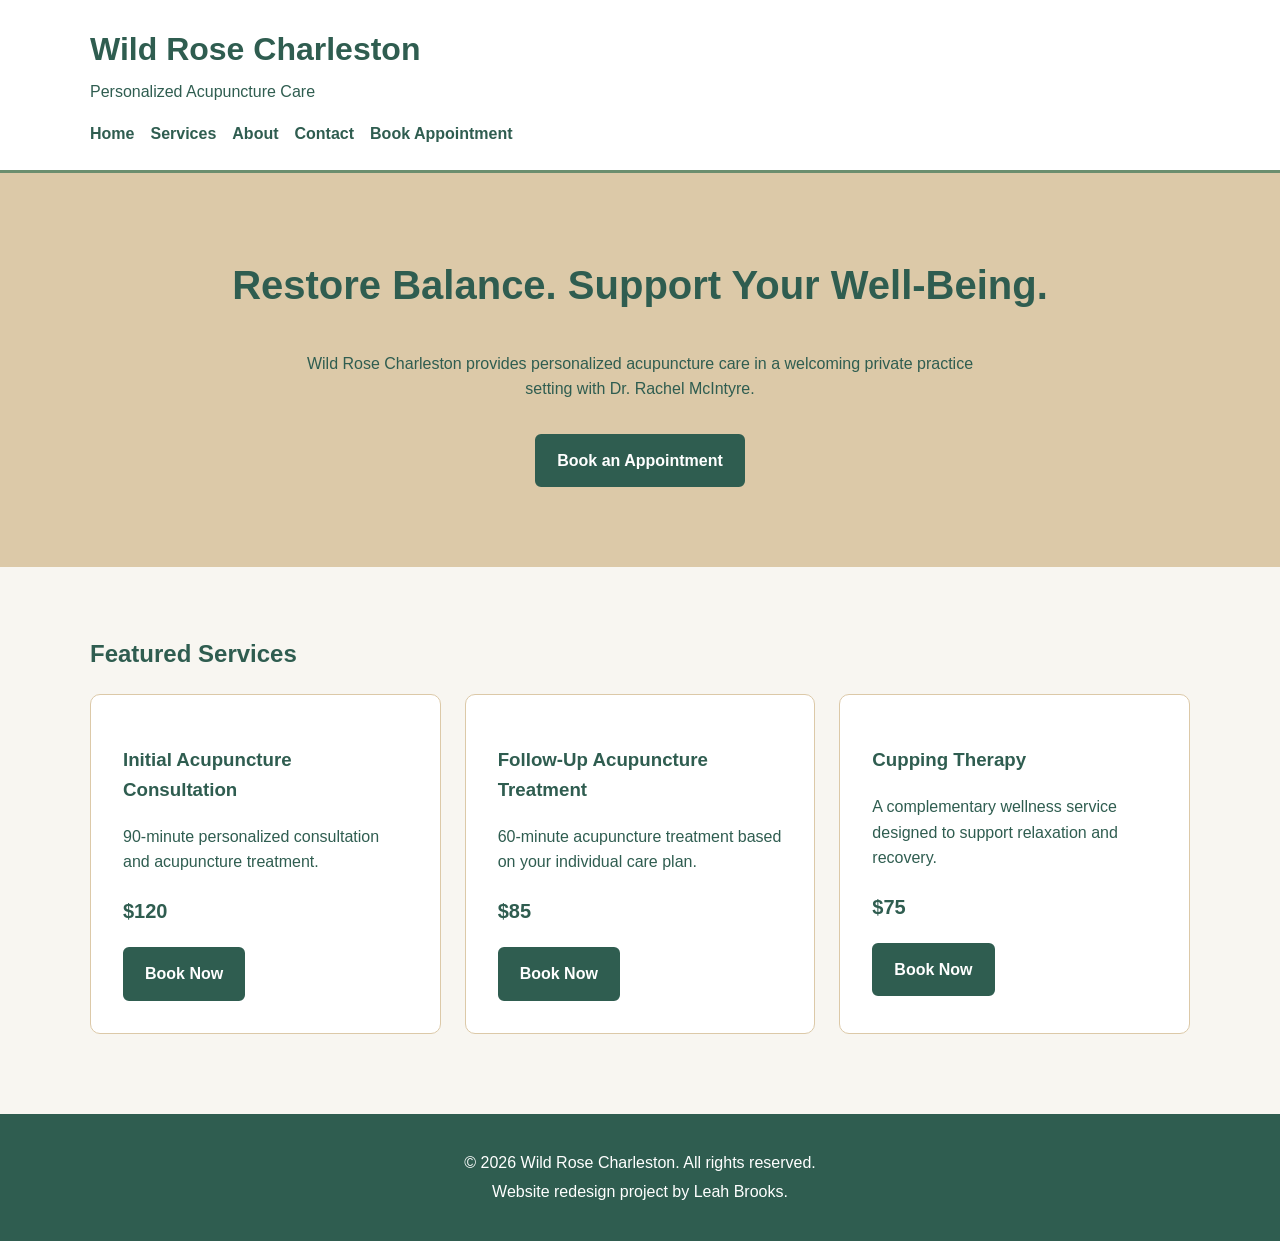
<file: index.html>
<!--
Name: Leah Brooks
Date: August 16, 2026
-->

<!DOCTYPE html>
<html lang="en">
<head>
    <meta charset="UTF-8">
    <meta name="viewport" content="width=device-width, initial-scale=1.0">
    <meta name="description" content="Wild Rose Charleston - Personalized acupuncture care with Dr. Rachel McIntyre.">
    <title>Wild Rose Charleston | Acupuncture</title>
    <link rel="stylesheet" href="style.css">
</head>

<body>

<header>
    <div class="container">
        <h1>Wild Rose Charleston</h1>
        <p>Personalized Acupuncture Care</p>

        <nav aria-label="Main navigation">
            <ul>
                <li><a href="index.html">Home</a></li>
                <li><a href="services.html">Services</a></li>
                <li><a href="about.html">About</a></li>
                <li><a href="contact.html">Contact</a></li>
                <li><a href="checkout.html">Book Appointment</a></li>
            </ul>
        </nav>
    </div>
</header>

<main>

    <section class="hero">
        <div class="container">
            <h2>Restore Balance. Support Your Well-Being.</h2>
            <p>
                Wild Rose Charleston provides personalized acupuncture care
                in a welcoming private practice setting with Dr. Rachel McIntyre.
            </p>
            <a class="button" href="checkout.html">Book an Appointment</a>
        </div>
    </section>

    <section class="services-preview">
        <div class="container">
            <h2>Featured Services</h2>

            <div class="card-grid">

                <article class="card">
                    <h3>Initial Acupuncture Consultation</h3>
                    <p>90-minute personalized consultation and acupuncture treatment.</p>
                    <p class="price">$120</p>
                    <a class="button" href="checkout.html">Book Now</a>
                </article>

                <article class="card">
                    <h3>Follow-Up Acupuncture Treatment</h3>
                    <p>60-minute acupuncture treatment based on your individual care plan.</p>
                    <p class="price">$85</p>
                    <a class="button" href="checkout.html">Book Now</a>
                </article>

                <article class="card">
                    <h3>Cupping Therapy</h3>
                    <p>A complementary wellness service designed to support relaxation and recovery.</p>
                    <p class="price">$75</p>
                    <a class="button" href="checkout.html">Book Now</a>
                </article>

            </div>
        </div>
    </section>

</main>

<footer>
    <div class="container">
        <p>&copy; 2026 Wild Rose Charleston. All rights reserved.</p>
        <p>Website redesign project by Leah Brooks.</p>
    </div>
</footer>

</body>
</html>
</file>
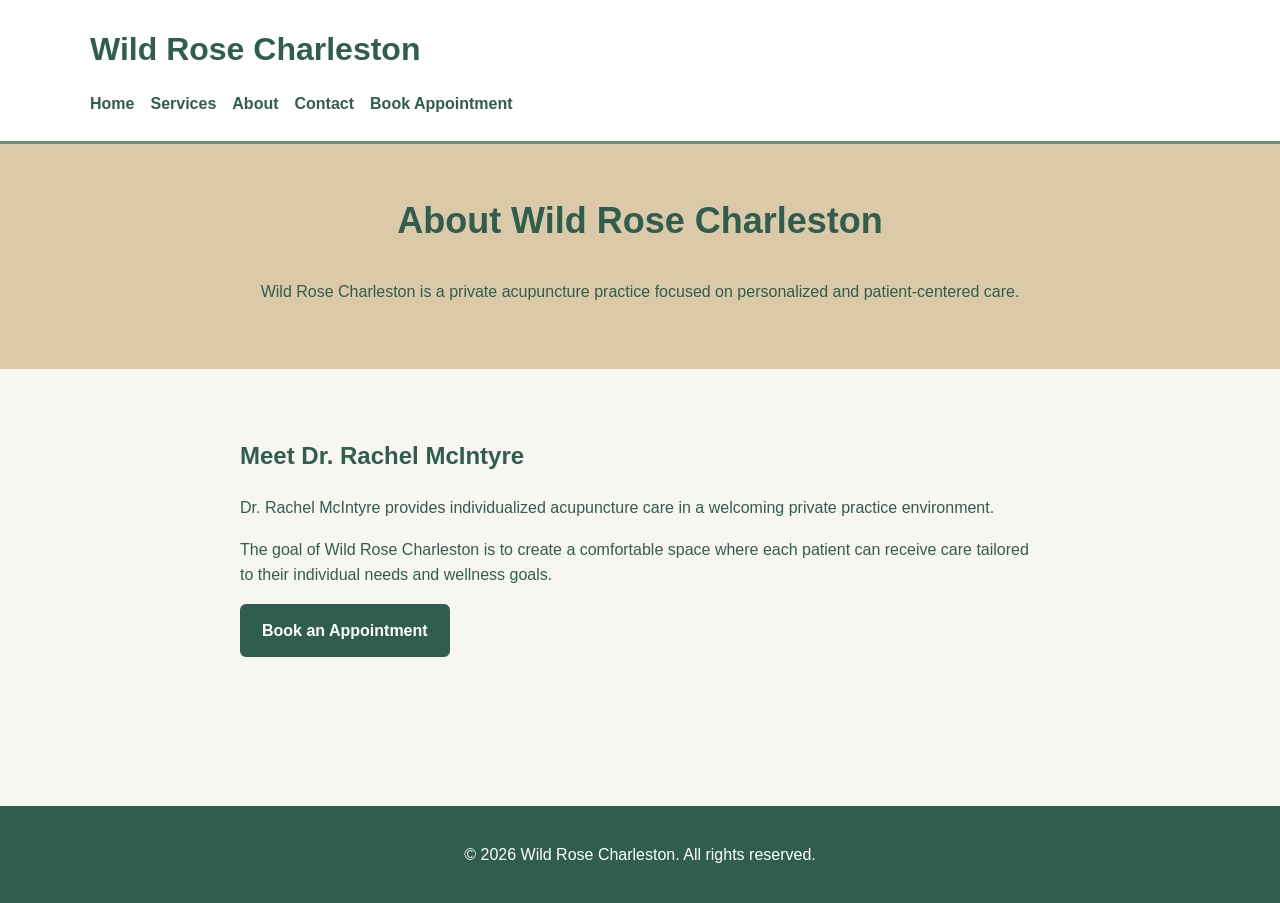
<file: about.html>
<!DOCTYPE html>
<html lang="en">
<head>
    <meta charset="UTF-8">
    <meta name="viewport" content="width=device-width, initial-scale=1.0">
    <meta name="description" content="Learn about Wild Rose Charleston and Dr. Rachel McIntyre.">
    <title>About | Wild Rose Charleston</title>
    <link rel="stylesheet" href="style.css">
</head>

<body>

<header>
    <div class="container">
        <h1>Wild Rose Charleston</h1>

        <nav aria-label="Main navigation">
            <ul>
                <li><a href="index.html">Home</a></li>
                <li><a href="services.html">Services</a></li>
                <li><a href="about.html">About</a></li>
                <li><a href="contact.html">Contact</a></li>
                <li><a href="checkout.html">Book Appointment</a></li>
            </ul>
        </nav>
    </div>
</header>

<main>

    <section class="page-intro">
        <div class="container">
            <h2>About Wild Rose Charleston</h2>
            <p>
                Wild Rose Charleston is a private acupuncture practice
                focused on personalized and patient-centered care.
            </p>
        </div>
    </section>

    <section>
        <div class="container content-section">
            <h2>Meet Dr. Rachel McIntyre</h2>

            <p>
                Dr. Rachel McIntyre provides individualized acupuncture care
                in a welcoming private practice environment.
            </p>

            <p>
                The goal of Wild Rose Charleston is to create a comfortable
                space where each patient can receive care tailored to their
                individual needs and wellness goals.
            </p>

            <a class="button" href="checkout.html">Book an Appointment</a>
        </div>
    </section>

</main>

<footer>
    <div class="container">
        <p>&copy; 2026 Wild Rose Charleston. All rights reserved.</p>
    </div>
</footer>

</body>
</html>
</file>
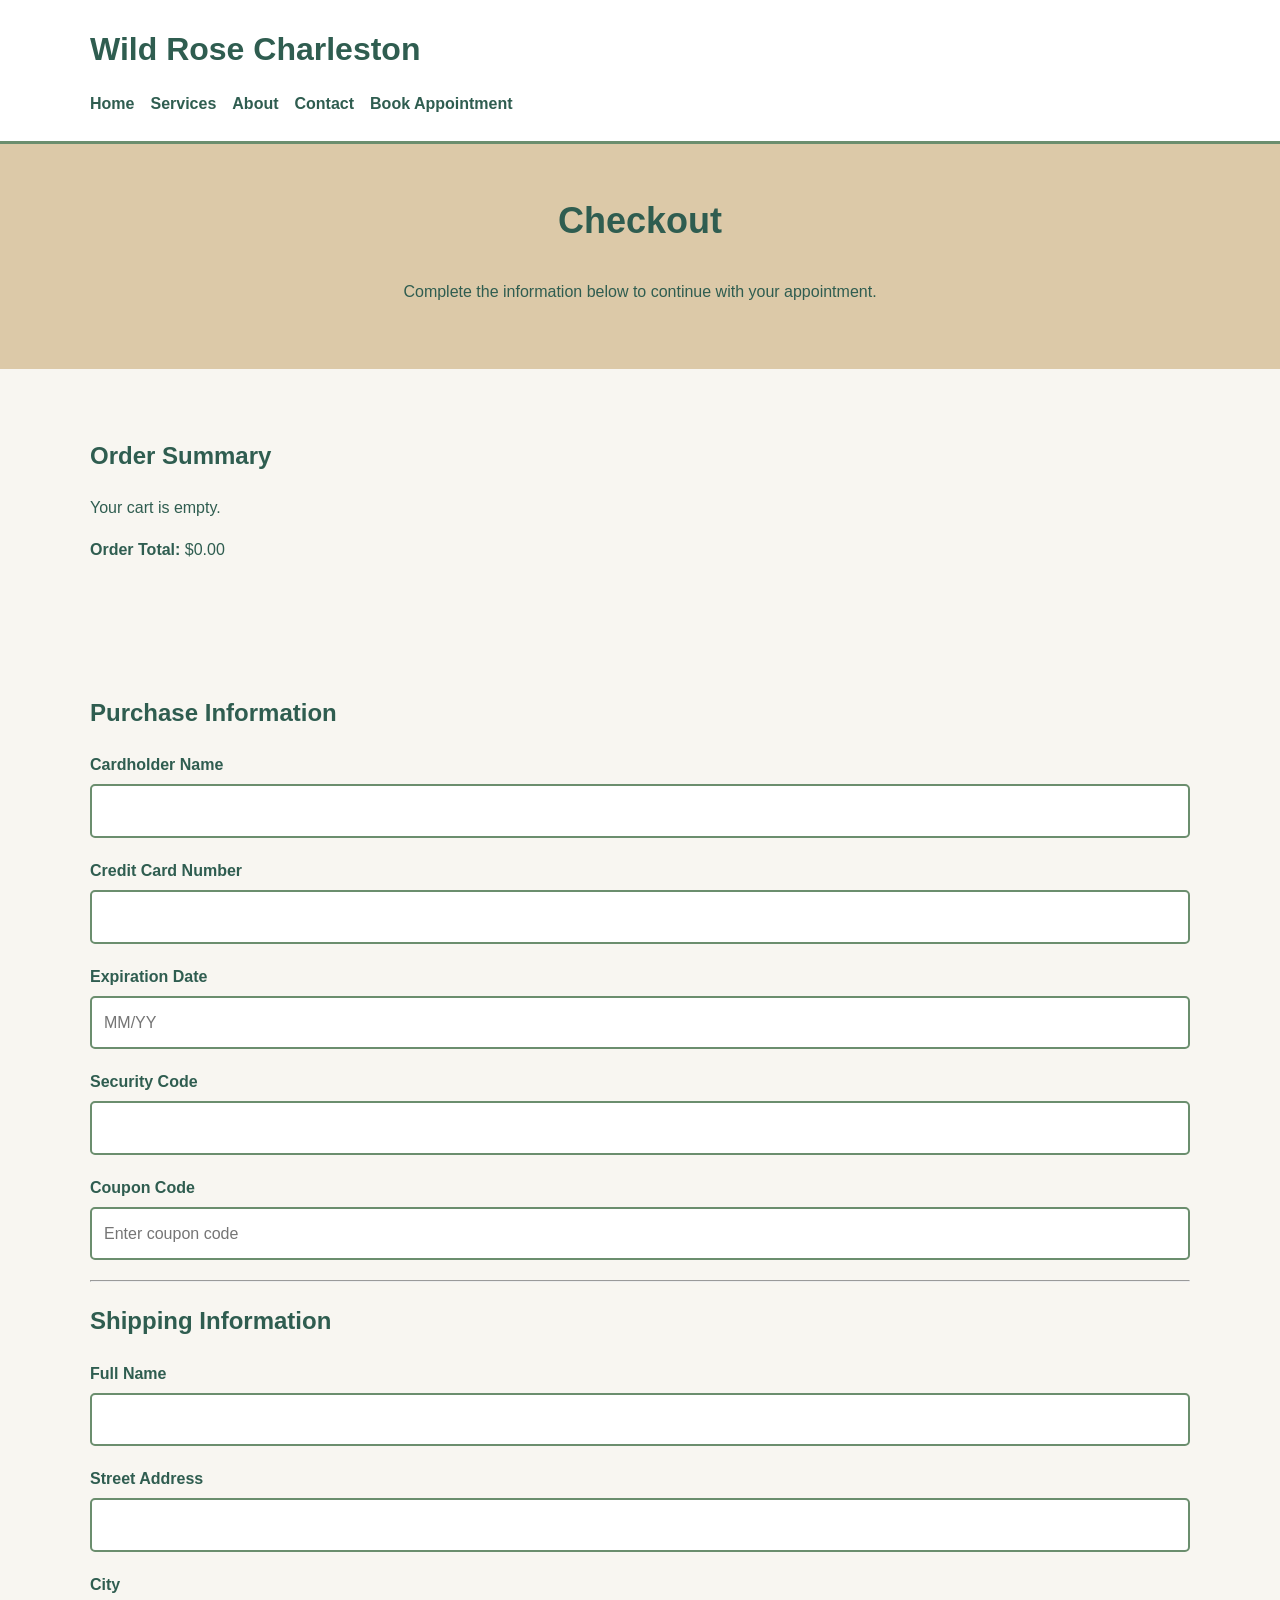
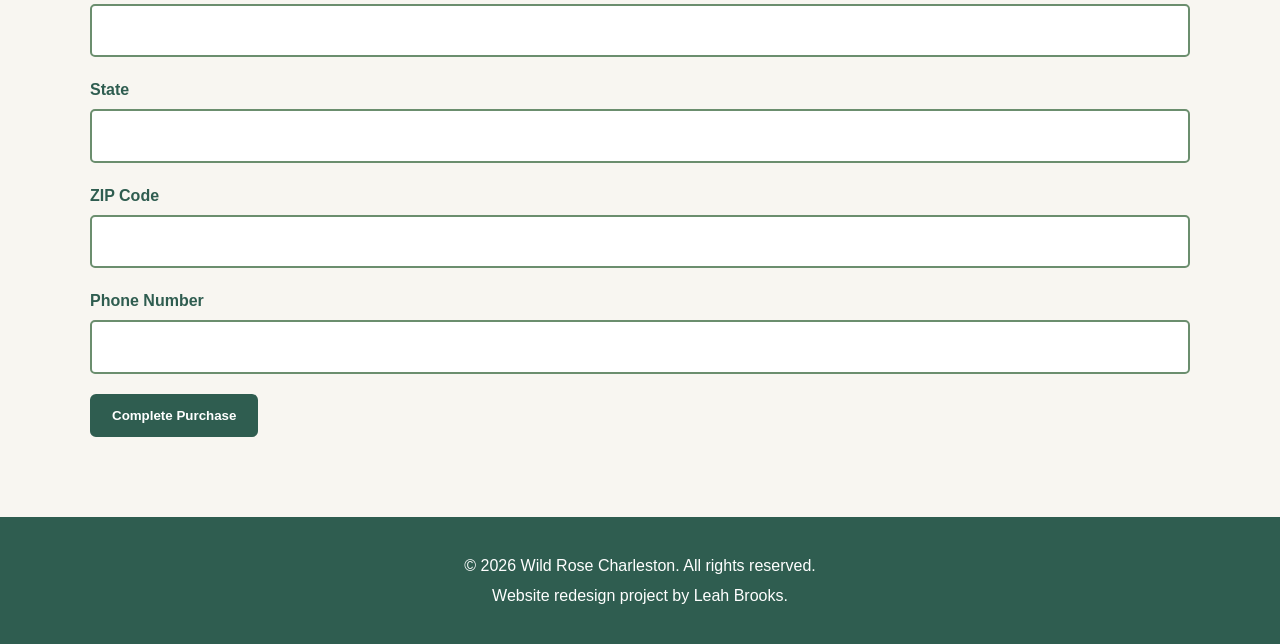
<file: checkout.html>
<!DOCTYPE html>
<html lang="en">
<head>
    <meta charset="UTF-8">
    <meta name="viewport" content="width=device-width, initial-scale=1.0">
    <meta name="description" content="Book an appointment with Wild Rose Charleston.">
    <title>Checkout | Wild Rose Charleston</title>

    <link rel="stylesheet" href="style.css">
    <script src="script.js" defer></script>
</head>

<body>

<header>
    <div class="container">
        <h1>Wild Rose Charleston</h1>

        <nav aria-label="Main navigation">
            <ul>
                <li><a href="index.html">Home</a></li>
                <li><a href="services.html">Services</a></li>
                <li><a href="about.html">About</a></li>
                <li><a href="contact.html">Contact</a></li>
                <li><a href="checkout.html">Book Appointment</a></li>
            </ul>
        </nav>
    </div>
</header>

<main>

    <section class="page-intro">
        <div class="container">
            <h2>Checkout</h2>
            <p>
                Complete the information below to continue with your appointment.
            </p>
        </div>
    </section>
<section id="checkout-cart-summary">
    <div class="container">
        <h2>Order Summary</h2>
        <div id="checkout-cart-items"></div>
        <p>
            <strong>Order Total:</strong>
            $<span id="checkout-cart-total">0.00</span>
        </p>
    </div>
</section>
    <section>
        <div class="container">

            <div id="checkoutMessage" aria-live="polite"></div>

            <form id="checkoutForm" novalidate>

                <h2>Purchase Information</h2>

                <div>
                    <label for="cardholderName">Cardholder Name</label>
                    <input
                        type="text"
                        id="cardholderName"
                        name="cardholderName"
                        required
                    >
                </div>

                <div>
                    <label for="cardNumber">Credit Card Number</label>
                    <input
                        type="text"
                        id="cardNumber"
                        name="cardNumber"
                        inputmode="numeric"
                        autocomplete="cc-number"
                        required
                    >
                </div>

                <div>
                    <label for="expirationDate">Expiration Date</label>
                    <input
                        type="text"
                        id="expirationDate"
                        name="expirationDate"
                        placeholder="MM/YY"
                        required
                    >
                </div>

                <div>
                    <label for="securityCode">Security Code</label>
                    <input
                        type="text"
                        id="securityCode"
                        name="securityCode"
                        inputmode="numeric"
                        autocomplete="cc-csc"
                        required
                    >
                </div>

                <div>
                    <label for="couponCode">Coupon Code</label>
                    <input
                        type="text"
                        id="couponCode"
                        name="couponCode"
                        placeholder="Enter coupon code"
                    >
                </div>

                <hr>

                <h2>Shipping Information</h2>

                <div>
                    <label for="shippingName">Full Name</label>
                    <input
                        type="text"
                        id="shippingName"
                        name="shippingName"
                        required
                    >
                </div>

                <div>
                    <label for="streetAddress">Street Address</label>
                    <input
                        type="text"
                        id="streetAddress"
                        name="streetAddress"
                        required
                    >
                </div>

                <div>
                    <label for="city">City</label>
                    <input
                        type="text"
                        id="city"
                        name="city"
                        required
                    >
                </div>

                <div>
                    <label for="state">State</label>
                    <input
                        type="text"
                        id="state"
                        name="state"
                        required
                    >
                </div>

                <div>
                    <label for="zipCode">ZIP Code</label>
                    <input
                        type="text"
                        id="zipCode"
                        name="zipCode"
                        inputmode="numeric"
                        required
                    >
                </div>

                <div>
                    <label for="phoneNumber">Phone Number</label>
                    <input
                        type="tel"
                        id="phoneNumber"
                        name="phoneNumber"
                        required
                    >
                </div>

                <button type="submit" class="button">
                    Complete Purchase
                </button>

            </form>

        </div>
    </section>

</main>

<footer>
    <div class="container">
        <p>&copy; 2026 Wild Rose Charleston. All rights reserved.</p>
        <p>Website redesign project by Leah Brooks.</p>
    </div>
</footer>

</body>
</html>
</file>
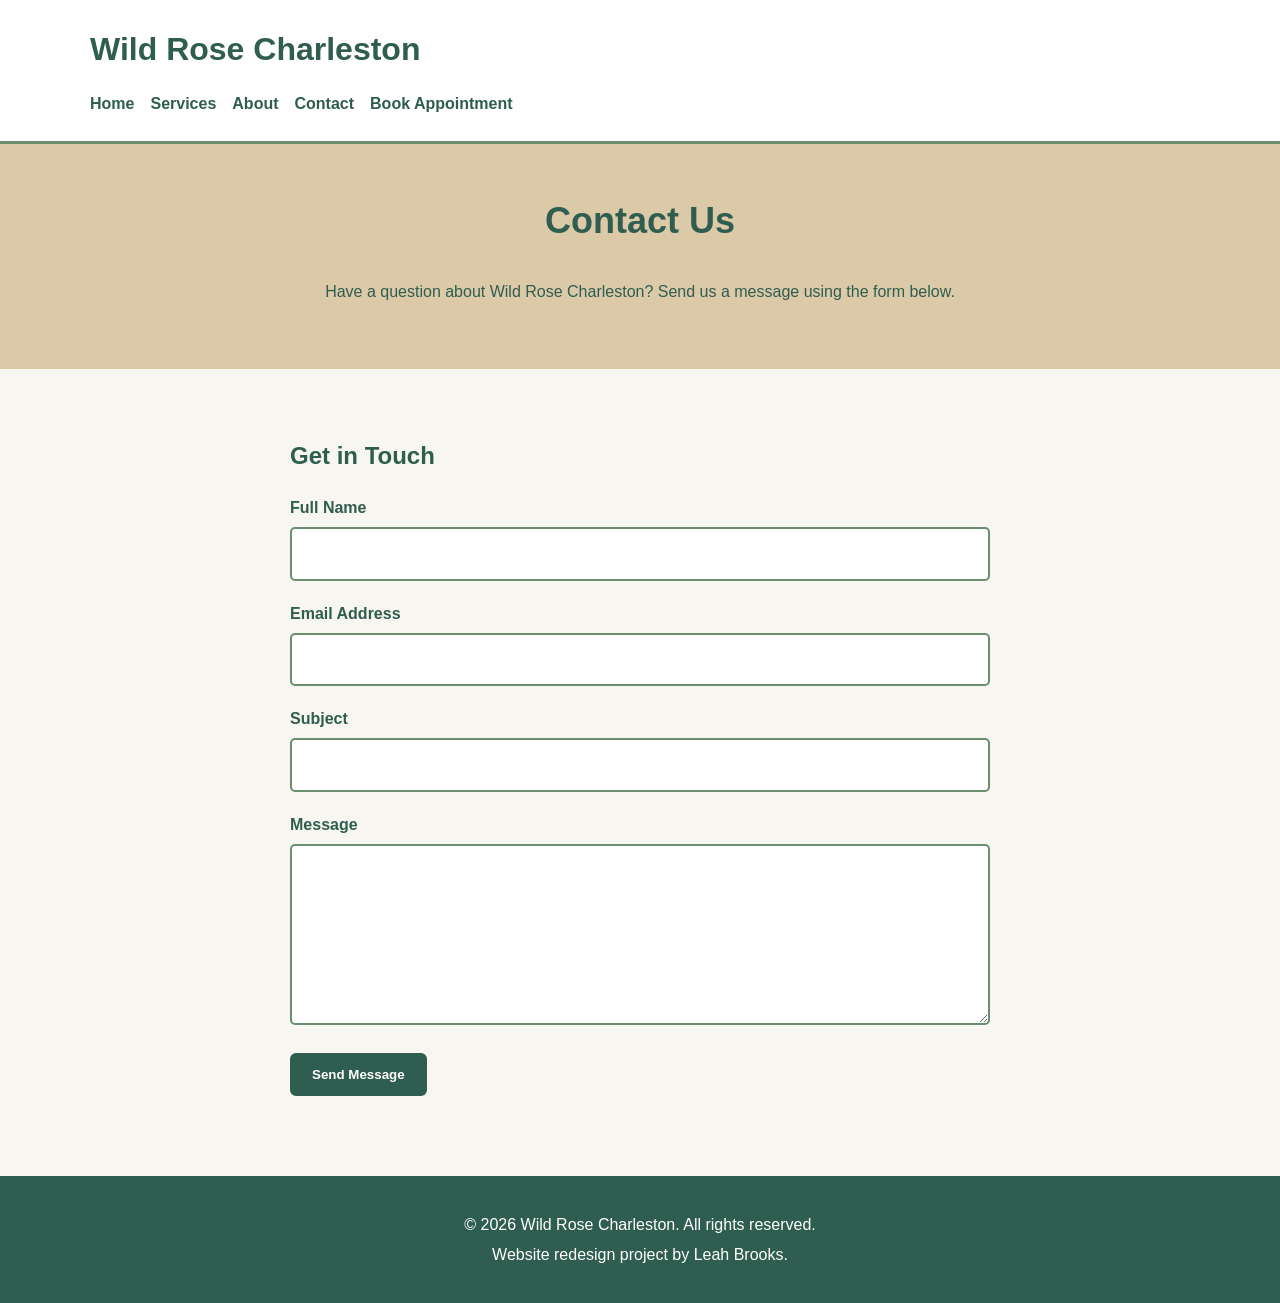
<file: contact.html>
<!DOCTYPE html>
<html lang="en">
<head>
    <meta charset="UTF-8">
    <meta name="viewport" content="width=device-width, initial-scale=1.0">
    <meta name="description" content="Contact Wild Rose Charleston.">
    <title>Contact | Wild Rose Charleston</title>

    <link rel="stylesheet" href="style.css">
    <script src="script.js" defer></script>
</head>

<body>

<header>
    <div class="container">
        <h1>Wild Rose Charleston</h1>

        <nav aria-label="Main navigation">
            <ul>
                <li><a href="index.html">Home</a></li>
                <li><a href="services.html">Services</a></li>
                <li><a href="about.html">About</a></li>
                <li><a href="contact.html">Contact</a></li>
                <li><a href="checkout.html">Book Appointment</a></li>
            </ul>
        </nav>
    </div>
</header>

<main>

    <section class="page-intro">
        <div class="container">
            <h2>Contact Us</h2>
            <p>
                Have a question about Wild Rose Charleston?
                Send us a message using the form below.
            </p>
        </div>
    </section>

    <section>
        <div class="container contact-section">

            <h2>Get in Touch</h2>

            <div id="formMessage" aria-live="polite"></div>

            <form id="contactForm" novalidate>

                <div>
                    <label for="fullName">Full Name</label>
                    <input
                        type="text"
                        id="fullName"
                        name="fullName"
                    >
                </div>

                <div>
                    <label for="email">Email Address</label>
                    <input
                        type="email"
                        id="email"
                        name="email"
                        required
                    >
                </div>

                <div>
                    <label for="subject">Subject</label>
                    <input
                        type="text"
                        id="subject"
                        name="subject"
                    >
                </div>

                <div>
                    <label for="message">Message</label>
                    <textarea
                        id="message"
                        name="message"
                        rows="6"
                        required
                    ></textarea>
                </div>

                <button type="submit" class="button">
                    Send Message
                </button>

            </form>

        </div>
    </section>

</main>

<footer>
    <div class="container">
        <p>&copy; 2026 Wild Rose Charleston. All rights reserved.</p>
        <p>Website redesign project by Leah Brooks.</p>
    </div>
</footer>

</body>
</html>
</file>
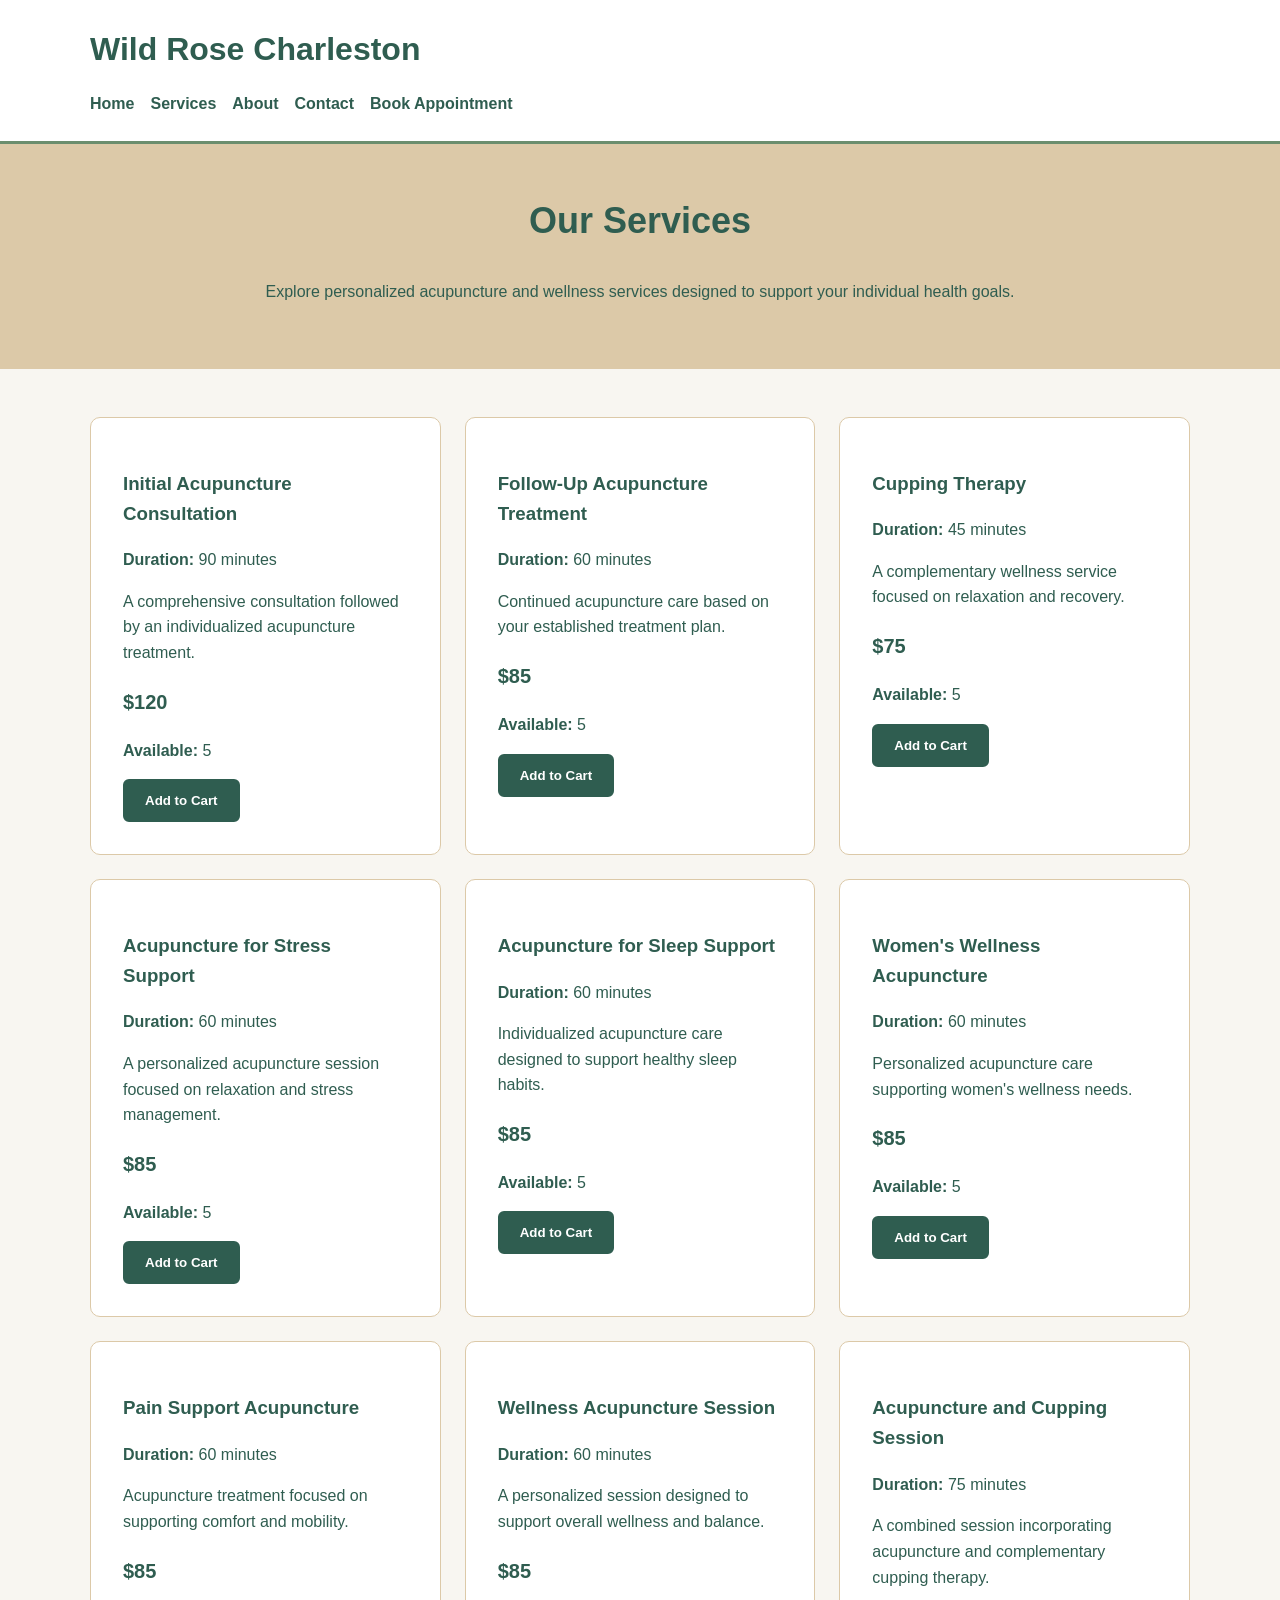
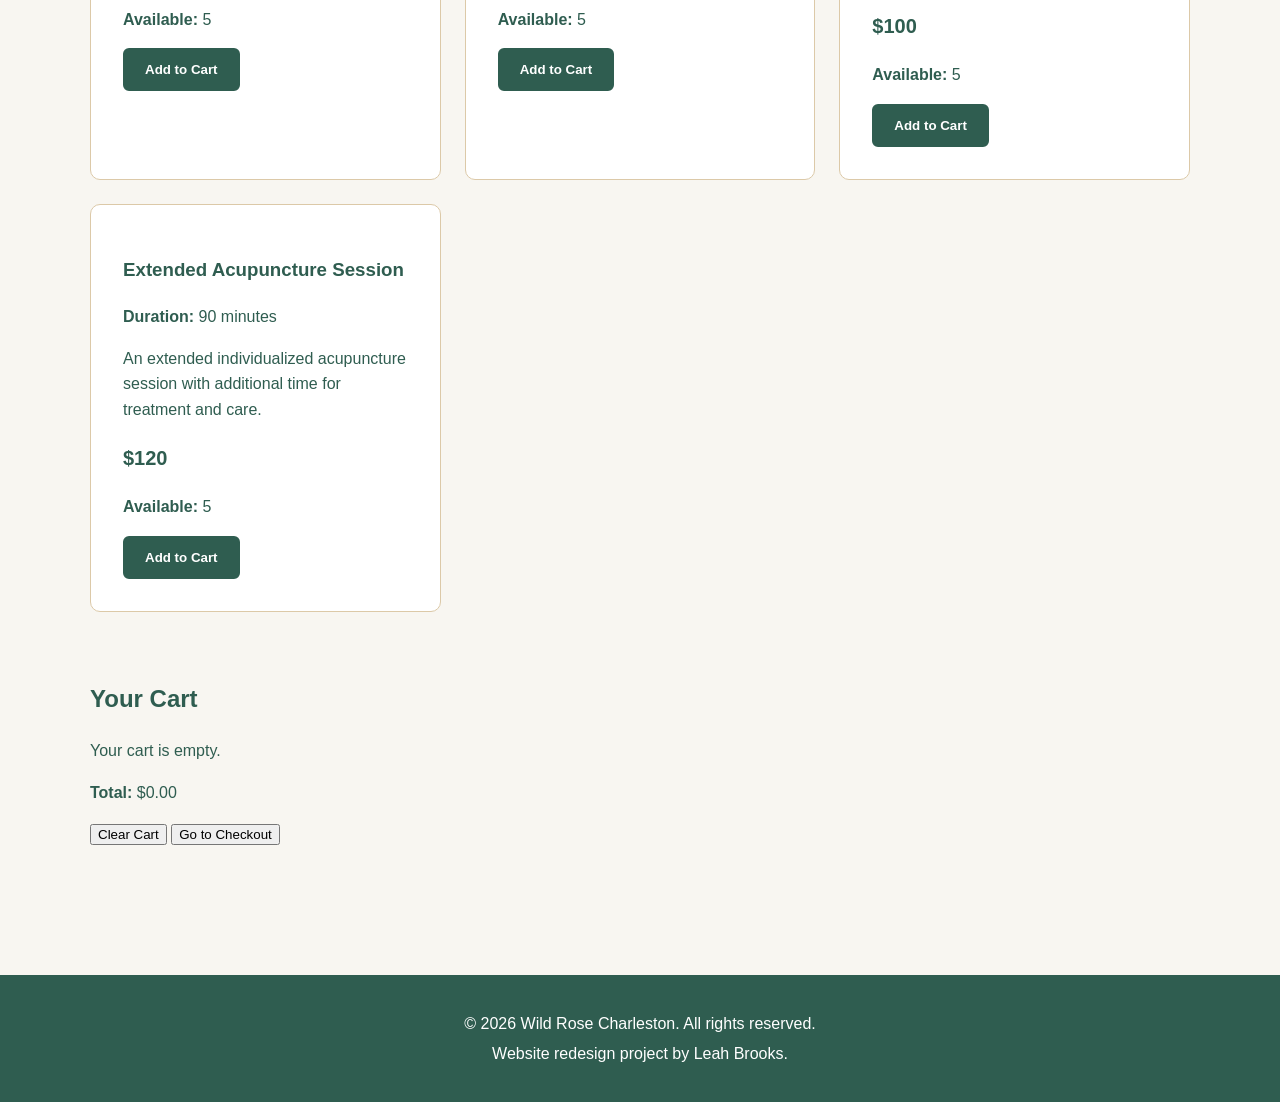
<file: services.html>
<!DOCTYPE html>
<html lang="en">
<head>
    <meta charset="UTF-8">
    <meta name="viewport" content="width=device-width, initial-scale=1.0">
    <meta name="description" content="Explore acupuncture and wellness services offered by Wild Rose Charleston.">
    <title>Services | Wild Rose Charleston</title>

    <link rel="stylesheet" href="style.css">
    <script src="script.js" defer></script>
</head>

<body>

<header>
    <div class="container">
        <h1>Wild Rose Charleston</h1>

        <nav aria-label="Main navigation">
            <ul>
                <li><a href="index.html">Home</a></li>
                <li><a href="services.html">Services</a></li>
                <li><a href="about.html">About</a></li>
                <li><a href="contact.html">Contact</a></li>
                <li><a href="checkout.html">Book Appointment</a></li>
            </ul>
        </nav>
    </div>
</header>

<main>

    <section class="page-intro">
        <div class="container">
            <h2>Our Services</h2>
            <p>
                Explore personalized acupuncture and wellness services
                designed to support your individual health goals.
            </p>
        </div>
    </section>

    <section>
        <div class="container">

            <!-- JavaScript will display the services here -->
            <div id="service-container" class="card-grid"></div>
            <section id="cart-section">
    <h2>Your Cart</h2>

    <div id="cart-items">
        <p>Your cart is empty.</p>
    </div>

    <p><strong>Total:</strong> $<span id="cart-total">0.00</span></p>

    <button type="button" onclick="clearCart()">Clear Cart</button>

    <button type="button" onclick="window.location.href='checkout.html'">
        Go to Checkout
    </button>
</section>
        </div>
    </section>

</main>

<footer>
    <div class="container">
        <p>&copy; 2026 Wild Rose Charleston. All rights reserved.</p>
        <p>Website redesign project by Leah Brooks.</p>
    </div>
</footer>
<script src="script.js"></script>
</body>

</html>
</file>
<file: style.css>
/* 
   Wild Rose Charleston Website Redesign
   Brand Theme:
   Primary Sage Green: #6B8E6E
   Background Cream: #F8F6F1
   Foreground/Text: #2F5D50
   Accent Beige: #DCC9A8
   White: #FFFFFF
*/

:root {
    --sage-green: #6B8E6E;
    --cream: #F8F6F1;
    --dark-green: #2F5D50;
    --beige: #DCC9A8;
    --white: #FFFFFF;
}

* {
    box-sizing: border-box;
}

html {
    scroll-behavior: smooth;
}

body {
    margin: 0;
    font-family: Arial, Helvetica, sans-serif;
    line-height: 1.6;
    color: var(--dark-green);
    background-color: var(--cream);
}

.container {
    width: 90%;
    max-width: 1100px;
    margin: 0 auto;
}

header {
    background-color: var(--white);
    border-bottom: 3px solid var(--sage-green);
    padding: 1.5rem 0;
}

header h1 {
    margin: 0;
    color: var(--dark-green);
}

header p {
    margin-top: 0.25rem;
}

nav ul {
    display: flex;
    flex-wrap: wrap;
    gap: 1rem;
    list-style: none;
    padding: 0;
    margin: 1rem 0 0;
}

nav a {
    color: var(--dark-green);
    font-weight: bold;
    text-decoration: none;
}

nav a:hover,
nav a:focus {
    text-decoration: underline;
}

main {
    min-height: 70vh;
}

.hero {
    background-color: var(--beige);
    padding: 5rem 0;
    text-align: center;
}

.hero h2 {
    font-size: 2.5rem;
    margin-top: 0;
}

.hero p {
    max-width: 700px;
    margin: 0 auto 2rem;
}

.page-intro {
    background-color: var(--beige);
    padding: 3rem 0;
    text-align: center;
}

.page-intro h2 {
    margin-top: 0;
    font-size: 2.25rem;
}

section {
    padding: 3rem 0;
}

.card-grid {
    display: grid;
    grid-template-columns: repeat(3, 1fr);
    gap: 1.5rem;
}

.card,
.checkout-card {
    background-color: var(--white);
    padding: 2rem;
    border-radius: 10px;
    border: 1px solid var(--beige);
}

.card h3 {
    color: var(--dark-green);
}

.price {
    font-size: 1.25rem;
    font-weight: bold;
}

.button {
    display: inline-block;
    background-color: var(--dark-green);
    color: var(--white);
    padding: 0.75rem 1.25rem;
    border-radius: 6px;
    text-decoration: none;
    font-weight: bold;
    border: 2px solid var(--dark-green);
    cursor: pointer;
}

.button:hover,
.button:focus {
    background-color: var(--sage-green);
    border-color: var(--sage-green);
}

.content-section {
    max-width: 800px;
}

.contact-section {
    max-width: 700px;
}

form div {
    margin-bottom: 1.25rem;
}

label {
    display: block;
    font-weight: bold;
    margin-bottom: 0.4rem;
}

input,
textarea {
    width: 100%;
    padding: 0.75rem;
    border: 2px solid var(--sage-green);
    border-radius: 5px;
    font: inherit;
    background-color: var(--white);
}

input:focus,
textarea:focus {
    outline: 3px solid var(--beige);
}

footer {
    background-color: var(--dark-green);
    color: var(--white);
    text-align: center;
    padding: 2rem 0;
    margin-top: 2rem;
}

footer p {
    margin: 0.25rem 0;
}

/* Responsive layout for tablets and mobile devices */
@media (max-width: 768px) {

    .card-grid {
        grid-template-columns: 1fr;
    }

    nav ul {
        flex-direction: column;
        gap: 0.5rem;
    }

    .hero {
        padding: 3rem 0;
    }

    .hero h2 {
        font-size: 2rem;
    }
}
/* Responsive service display */

#service-container {
    display: grid;
    grid-template-columns: repeat(3, 1fr);
    gap: 1.5rem;
}

#service-container .card {
    background-color: var(--white);
    padding: 2rem;
    border-radius: 10px;
    border: 1px solid var(--beige);
}

#service-container .price {
    font-size: 1.25rem;
    font-weight: bold;
    color: var(--dark-green);
}

@media (max-width: 768px) {
    #service-container {
        grid-template-columns: 1fr;
    }
}

@media (min-width: 769px) and (max-width: 1000px) {
    #service-container {
        grid-template-columns: repeat(2, 1fr);
    }
}
</file>
